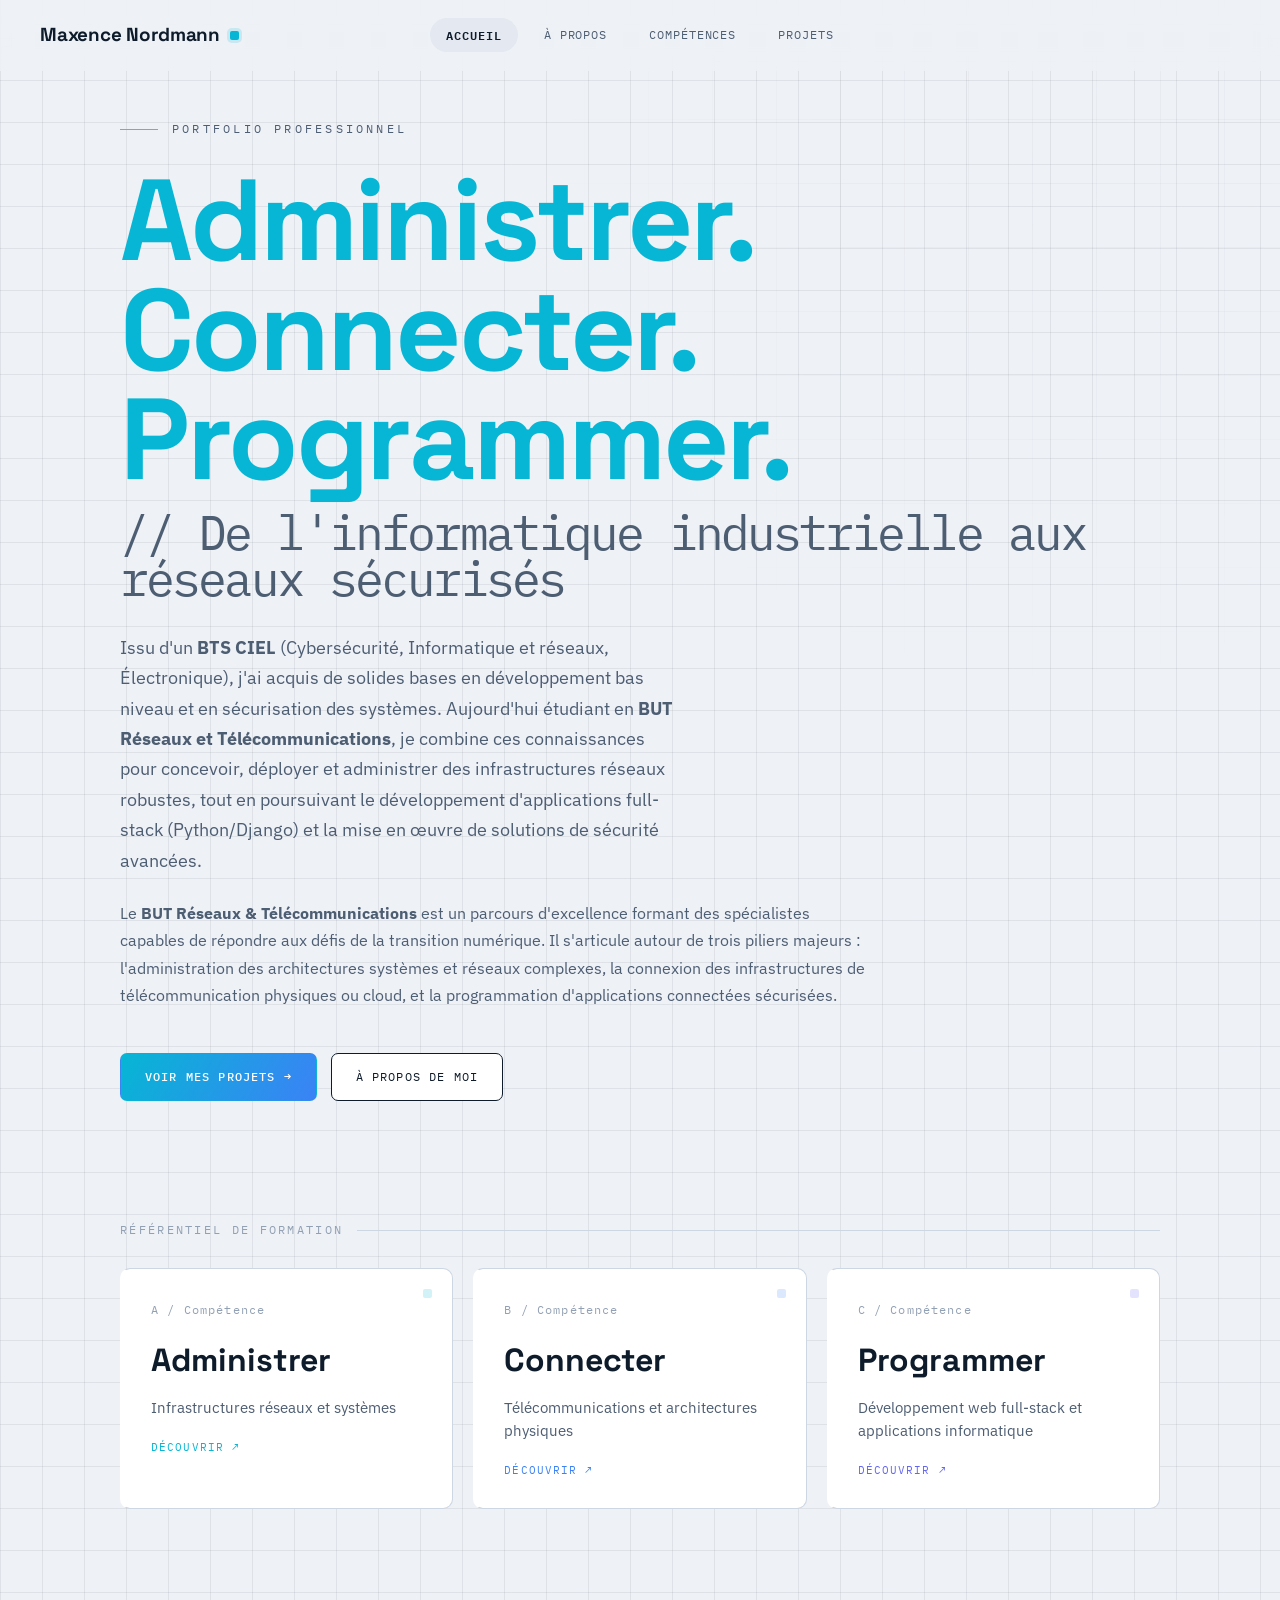
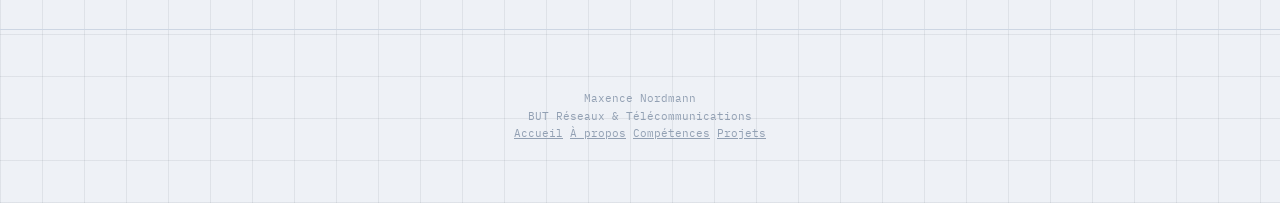
<file: index.html>
<!DOCTYPE html>
<html lang="fr">
<head>
<meta charset="UTF-8">
<meta name="viewport" content="width=device-width, initial-scale=1.0">
<title>Accueil — Portfolio BUT R&T</title>
<link rel="stylesheet" href="style.css">
</head>
<body>
<div id="page-transition"></div>
<div id="scan-line"></div>

<nav class="topnav">
  <a class="brand" href="index.html"><span data-profil-nom>Maxence Nordmann</span><span class="brand-dot"></span></a>
  <button class="nav-toggle">Menu</button>
  <div class="nav-links">
    <a href="index.html" class="active">Accueil</a>
    <a href="a-propos.html">À propos</a>
    <a href="competences.html">Compétences</a>
    <a href="projets.html">Projets</a>
  </div>
</nav>

<header class="home">
  <div class="heat-glow"></div>
  <div class="hero-net" aria-hidden="true"></div>
  <div class="wrap">
    <p class="eyebrow reveal" data-idx="0">Portfolio Professionnel</p>
    <h1 class="reveal" data-idx="1">
      <span class="l1"><span class="grad-rouge">Admin</span><span class="grad-orange">ist</span><span class="grad-jaune">rer.</span></span>
      <span class="l1">Connecter. Programmer.</span>
      <span class="l2">// De l'informatique industrielle aux réseaux sécurisés</span>
    </h1>
    
    <p class="lede reveal" data-idx="2" style="margin-bottom: 24px;">
      Issu d'un <strong>BTS CIEL</strong> (Cybersécurité, Informatique et réseaux, Électronique), j'ai acquis de solides bases en développement bas niveau et en sécurisation des systèmes. Aujourd'hui étudiant en <strong>BUT Réseaux et Télécommunications</strong>, je combine ces connaissances pour concevoir, déployer et administrer des infrastructures réseaux robustes, tout en poursuivant le développement d'applications full-stack (Python/Django) et la mise en œuvre de solutions de sécurité avancées.
    </p>
    
    <p class="lede reveal" data-idx="3" style="font-size: 1rem; color: var(--ink-dim); max-width: 750px;">
      Le <strong>BUT Réseaux & Télécommunications</strong> est un parcours d'excellence formant des spécialistes capables de répondre aux défis de la transition numérique. Il s'articule autour de trois piliers majeurs : l'administration des architectures systèmes et réseaux complexes, la connexion des infrastructures de télécommunication physiques ou cloud, et la programmation d'applications connectées sécurisées.
    </p>
    
    <div class="btn-row reveal" data-idx="4" style="margin-top: 30px;">
      <a href="projets.html" class="btn primary">Voir mes projets →</a>
      <a href="a-propos.html" class="btn">À propos de moi</a>
    </div>
  </div>
</header>

<section class="home-comps">
  <div class="wrap">
    <p class="section-label reveal" data-idx="5">Référentiel de formation</p>
    <div class="comp-cards" id="home-cards"></div>
  </div>
</section>

<footer>
  <div class="wrap footer-inner">
    <div>
      <div class="heat-bar"></div>
      <p class="f-name" data-profil-nom>Maxence Nordmann</p>
      <p class="f-sub" data-profil-formation>BUT Réseaux & Télécommunications</p>
    </div>
    <div class="f-links">
      <a href="index.html">Accueil</a>
      <a href="a-propos.html">À propos</a>
      <a href="competences.html">Compétences</a>
      <a href="projets.html">Projets</a>
    </div>
  </div>
</footer>

<script src="data.js"></script>
<script>
  // Cette fonction sera appelée proprement par main.js une fois que tout le site est chargé
  window.buildHomeCards = function() {
    const cards = document.getElementById('home-cards');
    if (cards && typeof COMPETENCES !== 'undefined') {
      cards.innerHTML = '';
      Object.values(COMPETENCES).forEach((c, i) => {
        const a = document.createElement('a');
        a.className = 'comp-card reveal'; 
        a.href = 'competences.html#' + c.cle; 
        a.dataset.c = c.cle;
        a.dataset.idx = i + 5; // Suite des index d'apparition pour le rythme lent
        a.innerHTML = `
          <div class="cc-glow"></div>
          <div class="cc-num">${c.lettre} / Compétence</div>
          <div class="cc-title">${c.nom}</div>
          <div class="cc-sub">${c.sousTitre}</div>
          <span class="cc-link">Découvrir <span class="arrow">↗</span></span>`;
        cards.appendChild(a);
      });
    }
    // On lance l'observation des animations
    if (typeof window.observeReveals === 'function') {
      window.observeReveals();
    }
  };
</script>
<script src="main.js"></script>
</body>
</html>
</file>
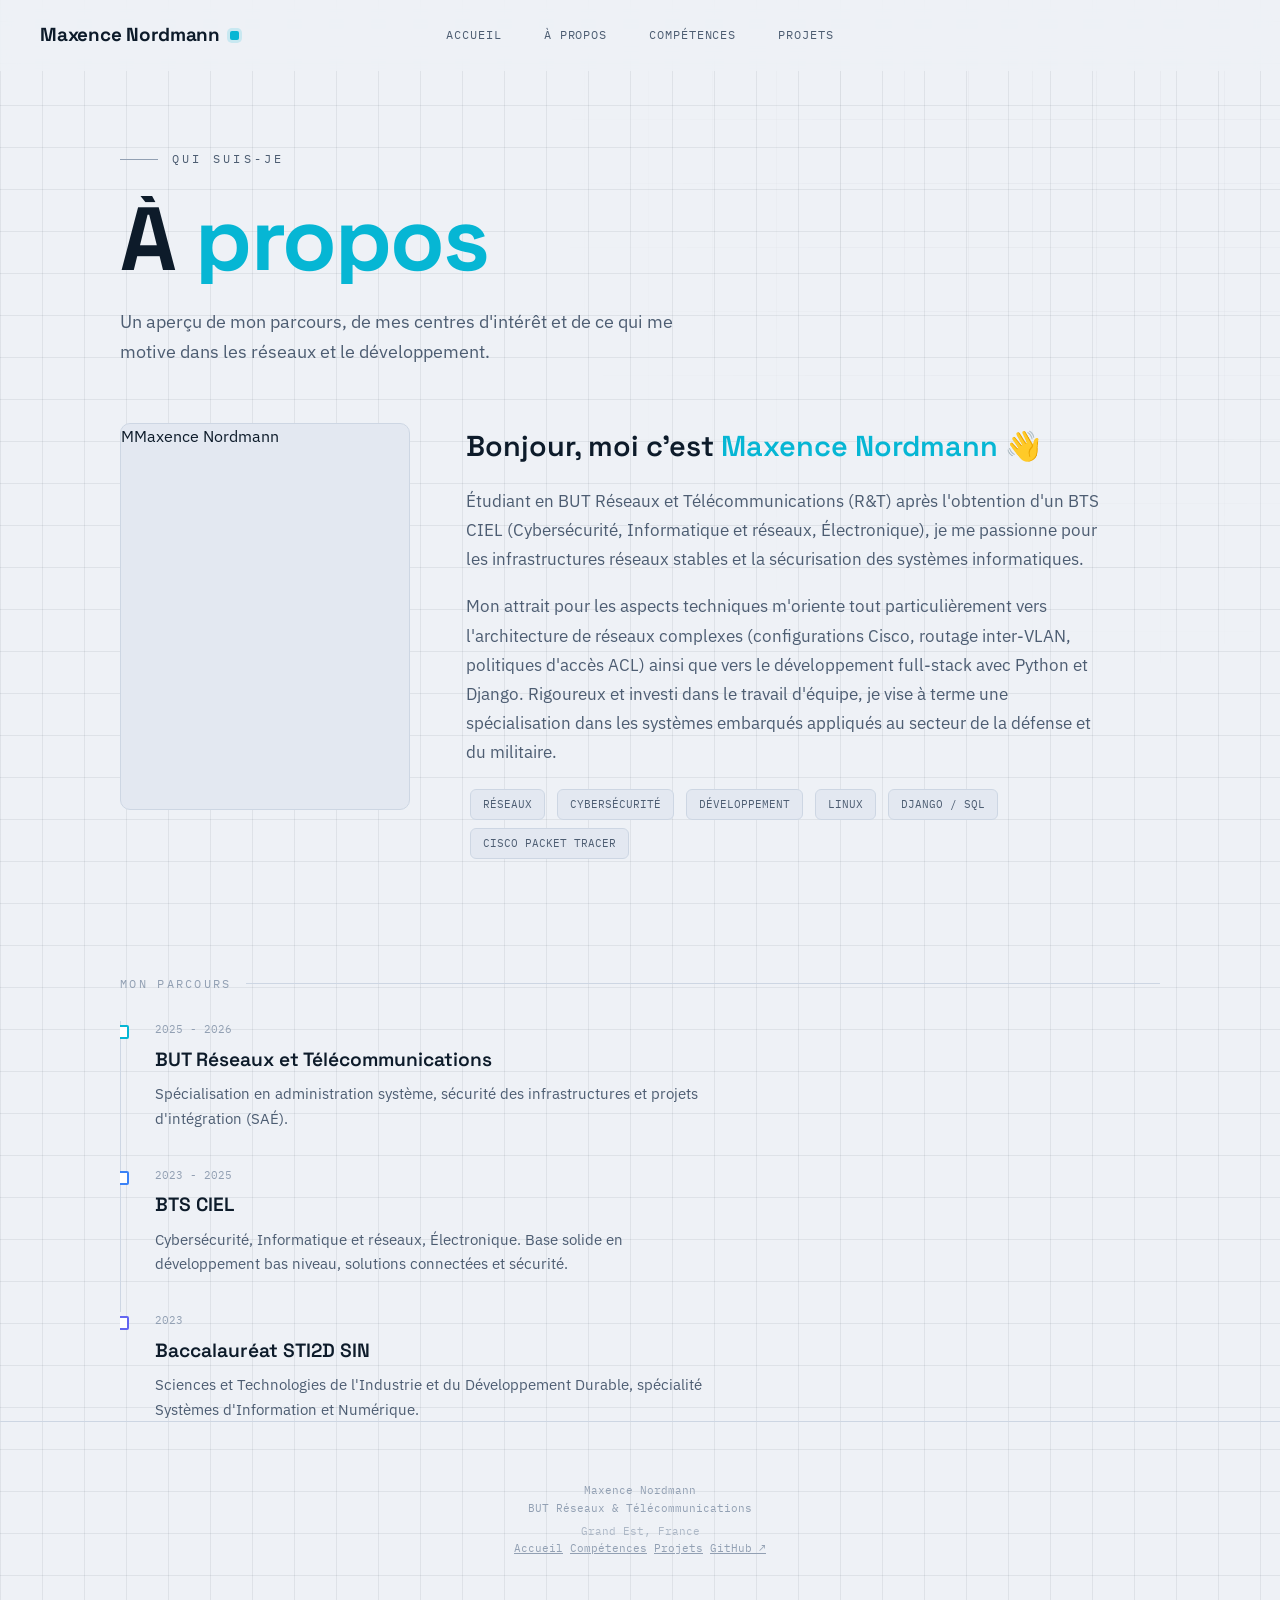
<file: a-propos.html>
<!DOCTYPE html>
<html lang="fr">
<head>
<meta charset="UTF-8">
<meta name="viewport" content="width=device-width, initial-scale=1.0">
<title>À propos — Portfolio BUT R&T</title>
<link rel="stylesheet" href="style.css">
</head>
<body>
<div id="page-transition"></div>
<div id="scan-line"></div>

<nav class="topnav">
  <a class="brand" href="index.html"><span data-profil-nom>Maxence Nordmann</span><span class="brand-dot"></span></a>
  <button class="nav-toggle">Menu</button>
  <div class="nav-links">
    <a href="index.html">Accueil</a>
    <a href="a-propos.html">À propos</a>
    <a href="competences.html">Compétences</a>
    <a href="projets.html">Projets</a>
  </div>
</nav>

<div class="page-head">
  <div class="heat-glow"></div>
  <div class="wrap">
    <p class="eyebrow reveal">Qui suis-je</p>
    <h1 class="page-title reveal">À <span class="grad-orange">propos</span></h1>
    <p class="page-intro reveal">Un aperçu de mon parcours, de mes centres d'intérêt et de ce qui me motive dans les réseaux et le développement.</p>
  </div>
</div>

<main>
  <div class="wrap">
    <div class="about-grid">
      <div class="portrait reveal">
        <div class="ph"><span class="big" data-profil-initiale>M</span><span>Maxence Nordmann</span></div>
      </div>
      <div class="about-body reveal">
        <h2>Bonjour, moi c'est <span data-profil-nom>Maxence Nordmann</span> 👋</h2>
        <p>Étudiant en BUT Réseaux et Télécommunications (R&T) après l'obtention d'un BTS CIEL (Cybersécurité, Informatique et réseaux, Électronique), je me passionne pour les infrastructures réseaux stables et la sécurisation des systèmes informatiques.</p>
        <p>Mon attrait pour les aspects techniques m'oriente tout particulièrement vers l'architecture de réseaux complexes (configurations Cisco, routage inter-VLAN, politiques d'accès ACL) ainsi que vers le développement full-stack avec Python et Django. Rigoureux et investi dans le travail d'équipe, je vise à terme une spécialisation dans les systèmes embarqués appliqués au secteur de la défense et du militaire.</p>
        <div class="tags-row">
          <span class="tag">Réseaux</span>
          <span class="tag">Cybersécurité</span>
          <span class="tag">Développement</span>
          <span class="tag">Linux</span>
          <span class="tag">Django / SQL</span>
          <span class="tag">Cisco Packet Tracer</span>
        </div>
      </div>
    </div>

    <div class="timeline">
      <p class="section-label reveal">Mon parcours</p>
      <div id="timeline-list"></div>
    </div>
  </div>
</main>

<footer>
  <div class="wrap footer-inner">
    <div>
      <div class="heat-bar"></div>
      <p class="f-name" data-profil-nom>Maxence Nordmann</p>
      <p class="f-sub" data-profil-formation>BUT Réseaux & Télécommunications</p>
      <p class="f-sub" style="opacity: 0.7; margin-top: 5px;"> Grand Est, France</p>
    </div>
    <div class="f-links">
      <a href="index.html">Accueil</a>
      <a href="competences.html">Compétences</a>
      <a href="projets.html">Projets</a>
      <a href="https://github.com/MN-n580" target="_blank" rel="noopener" style="display: inline-flex; align-items: center; gap: 5px;">
        GitHub ↗
      </a>
    </div>
  </div>
</footer>

<script src="data.js"></script>
<script src="main.js"></script>
<script>
  document.addEventListener('DOMContentLoaded', () => {
    const tl = document.getElementById('timeline-list');
    if (tl && typeof PARCOURS !== 'undefined') {
      PARCOURS.forEach((p, i) => {
        const d = document.createElement('div');
        d.className = 'tl-item reveal'; 
        d.dataset.idx = i % 6;
        d.innerHTML = `
          <div class="tl-date">${p.date}</div>
          <div class="tl-title">${p.titre}</div>
          <div class="tl-desc">${p.desc}</div>`;
        tl.appendChild(d);
      });
    }
    if (typeof observeReveals === 'function') {
      observeReveals();
    }
  });
</script>
</body>
</html>
</file>
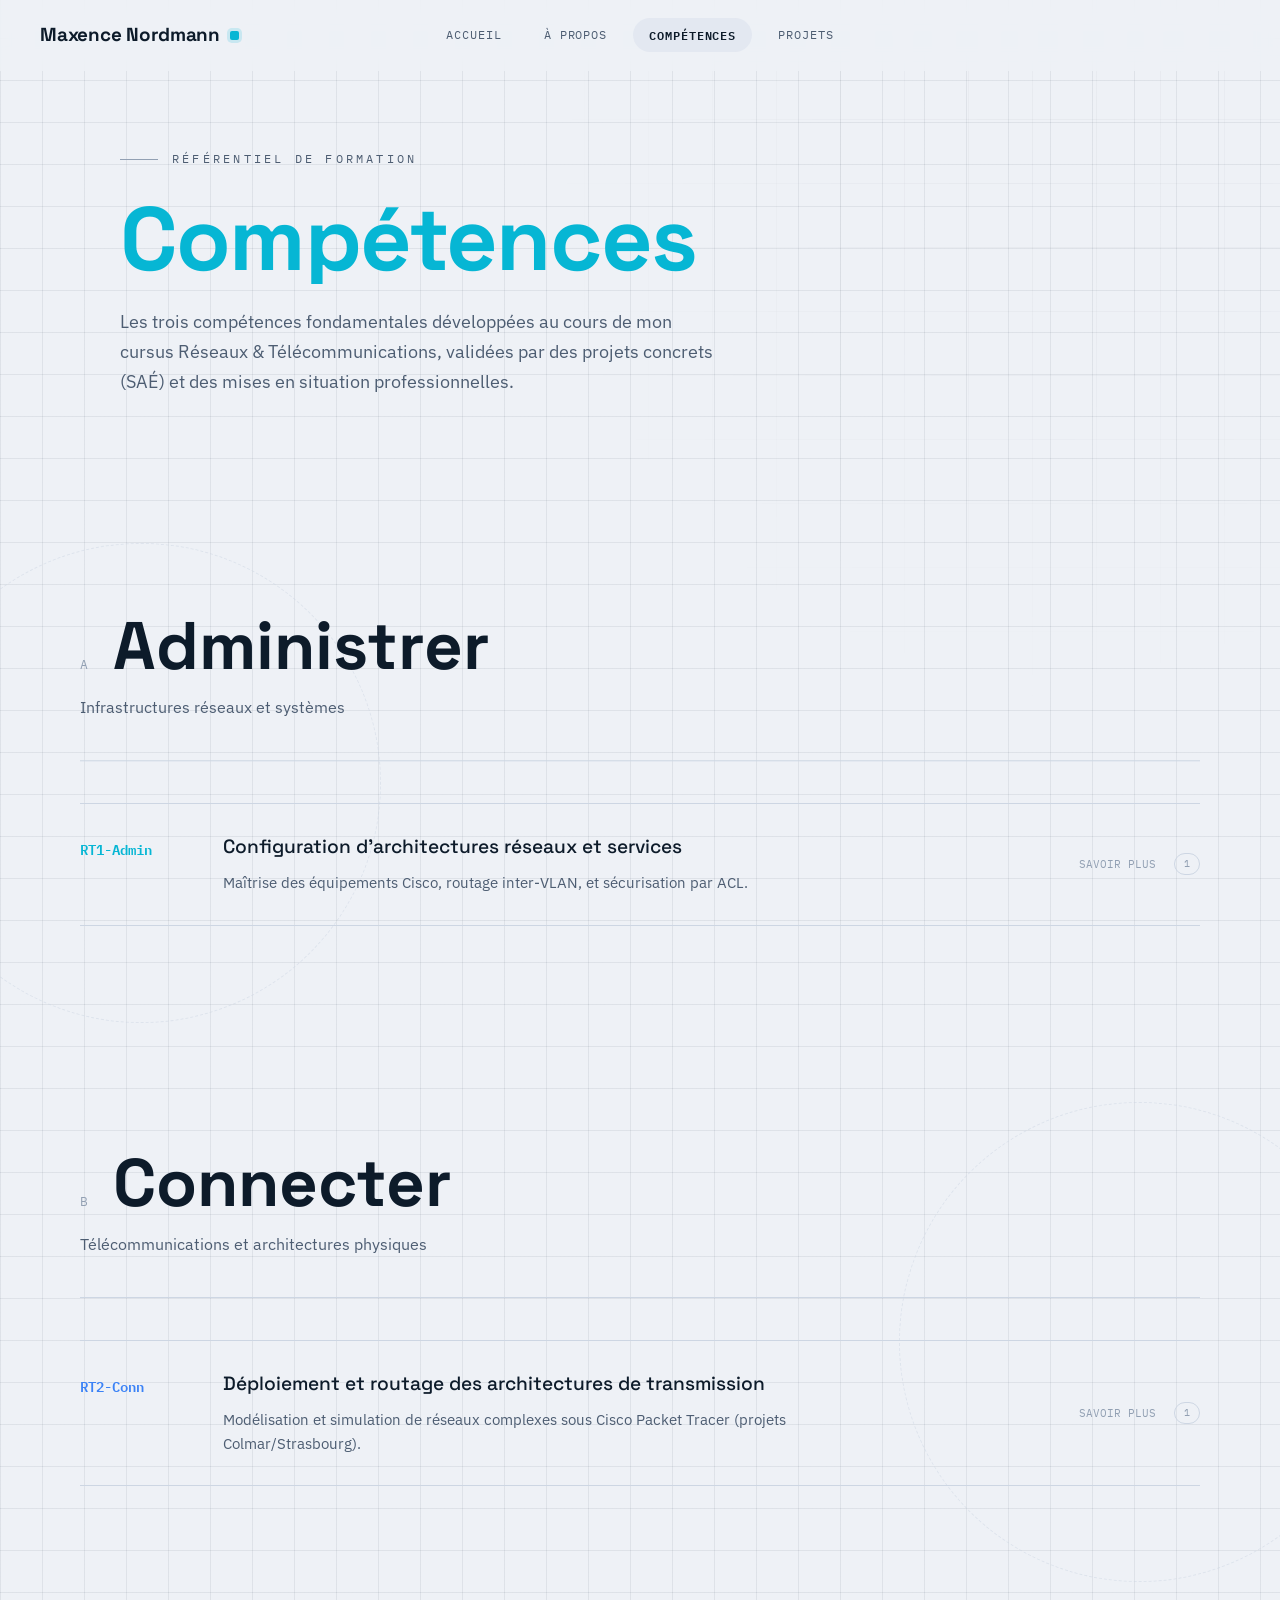
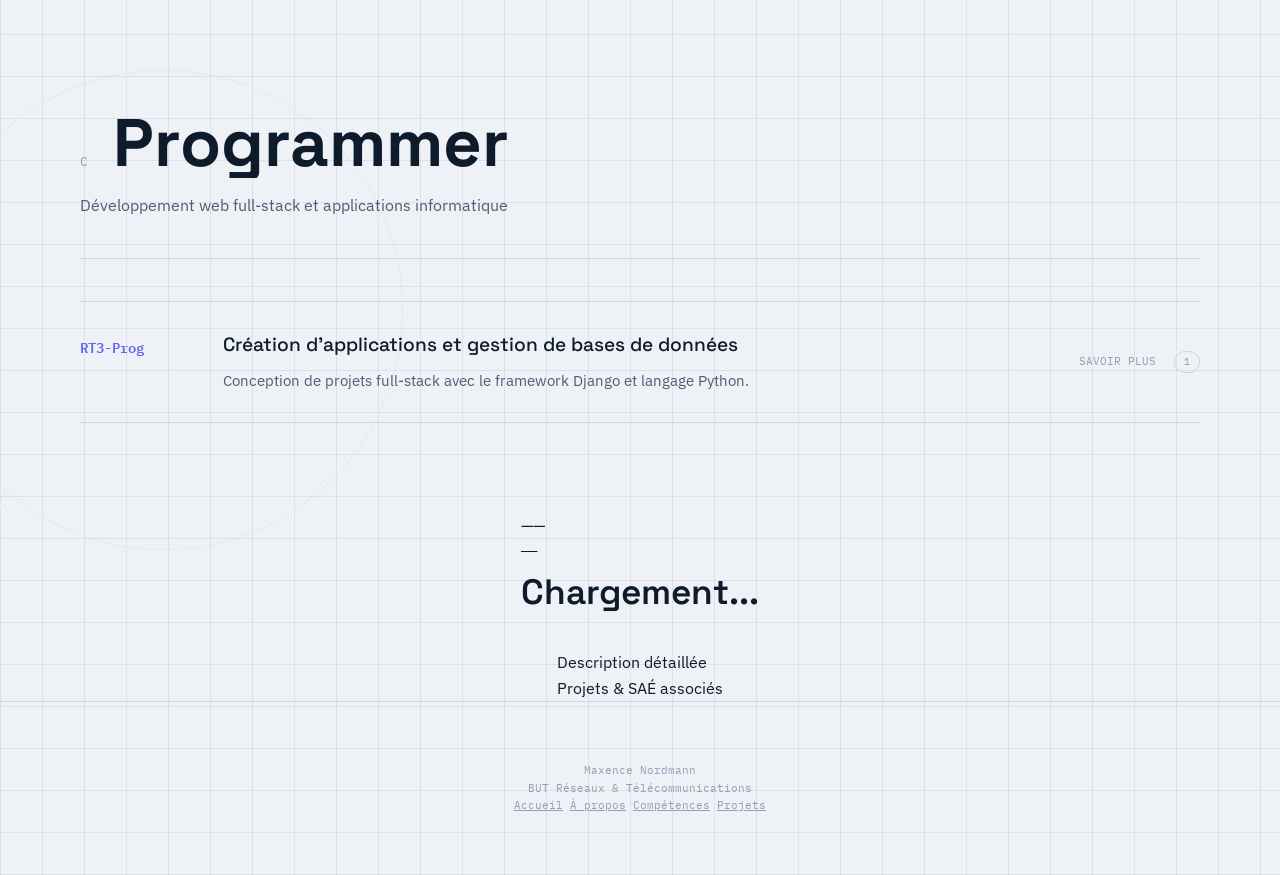
<file: competences.html>
<!DOCTYPE html>
<html lang="fr">
<head>
<meta charset="UTF-8">
<meta name="viewport" content="width=device-width, initial-scale=1.0">
<title>Compétences — Portfolio BUT R&T</title>
<link rel="stylesheet" href="style.css">
</head>
<body>
<div id="page-transition"></div>
<div id="scan-line"></div>

<nav class="topnav">
  <a class="brand" href="index.html"><span data-profil-nom>Maxence Nordmann</span><span class="brand-dot"></span></a>
  <button class="nav-toggle">Menu</button>
  <div class="nav-links">
    <a href="index.html">Accueil</a>
    <a href="a-propos.html">À propos</a>
    <a href="competences.html" class="active">Compétences</a>
    <a href="projets.html">Projets</a>
  </div>
</nav>

<div class="page-head">
  <div class="heat-glow"></div>
  <div class="wrap">
    <p class="eyebrow reveal">Référentiel de formation</p>
    <h1 class="page-title reveal"><span class="grad-rouge">Comp</span><span class="grad-orange">é</span><span class="grad-jaune">tences</span></h1>
    <p class="page-intro reveal">Les trois compétences fondamentales développées au cours de mon cursus Réseaux & Télécommunications, validées par des projets concrets (SAÉ) et des mises en situation professionnelles.</p>
  </div>
</div>

<main id="competences-root"></main>

<div id="modal-container">
  <div class="modal-overlay" id="modal-overlay"></div>
  <div class="modal-box" id="modal-box">
    <button class="modal-close" id="modal-close" aria-label="Fermer la fenêtre">
      <span class="close-line c-l1"></span>
      <span class="close-line c-l2"></span>
    </button>
    <div class="modal-glow" id="m-glow"></div>
    <div class="modal-scroll" id="m-scroll-container">
      <div class="modal-head">
        <span class="m-comp-tag" id="m-comp">——</span>
        <div class="m-title-row">
          <span class="m-code" id="m-code">——</span>
          <h2 class="m-statement" id="m-statement">Chargement...</h2>
        </div>
      </div>
      <div class="modal-body">
        <div class="m-section" id="ancre-texte">
          <p class="m-label">Description détaillée</p>
          <div class="m-desc-content" id="m-desc"></div>
        </div>
        <div class="m-section">
          <p class="m-label">Projets & SAÉ associés</p>
          <div class="m-projects-list" id="m-projects"></div>
        </div>
      </div>
    </div>
  </div>
</div>

<footer>
  <div class="wrap footer-inner">
    <div>
      <div class="heat-bar"></div>
      <p class="f-name" data-profil-nom>Maxence Nordmann</p>
      <p class="f-sub" data-profil-formation>BUT Réseaux & Télécommunications</p>
    </div>
    <div class="f-links">
      <a href="index.html">Accueil</a>
      <a href="a-propos.html">À propos</a>
      <a href="competences.html">Compétences</a>
      <a href="projets.html">Projets</a>
    </div>
  </div>
</footer>

<script src="data.js"></script>
<script src="main.js"></script>
<script>
document.addEventListener('DOMContentLoaded', () => {
  const root = document.getElementById('competences-root');
  if (!root || typeof COMPETENCES === 'undefined') return;

  const compNomComplet = {
    a: "Administrer les infrastructures réseaux et les systèmes",
    b: "Connecter les entreprises et les usagers",
    c: "Programmer des applications et gérer des bases de données"
  };

  const descriptionsDetaillees = {
    a: [
      "Maîtrise complète de la configuration et de la maintenance des architectures réseaux LAN et WAN. Gestion opérationnelle des équipements actifs à travers la mise en place de commutateurs et de routeurs Cisco.",
      "Mise en œuvre du routage dynamique, du routage inter-VLAN et renforcement de la sécurité des infrastructures réseaux via le déploiement de listes de contrôle d'accès (ACL) standards et étendues.",
      "Administration courante et sécurisation des systèmes d'exploitation, notamment sous Linux, indispensables au bon fonctionnement des services d'entreprise."
    ],
    b: [
      "Conception, dimensionnement et déploiement d'architectures de transmission et de télécommunications pour interconnecter les usagers et les infrastructures multisites.",
      "Utilisation avancée d'outils de simulation et de maquettage comme Cisco Packet Tracer pour valider les interconnexions complexes, à l'image des maquettes d'études de réseaux de télécommunications régionaux.",
      "Analyse des supports de transmission physiques et des protocoles de routage associés pour assurer une haute disponibilité et une qualité de service optimale."
    ],
    c: [
      "Développement d'applications informatiques robustes et structurées, avec une forte expertise acquise sur le langage Python et le framework back-end Django.",
      "Modélisation complète, conception et manipulation de bases de données relationnelles complexes à l'aide de requêtes SQL et d'outils de gestion de données (MySQL, Microsoft Access).",
      "Gestion complète du cycle de vie d'un projet de développement : depuis la création des schémas relationnels jusqu'à la mise en place d'interfaces utilisateurs dynamiques et de l'exportation sécurisée de structures de données."
    ]
  };

  // Génération des cartes
  Object.values(COMPETENCES).forEach(c => {
    const sec = document.createElement('section');
    sec.className = 'comp wrap';
    sec.id = c.cle;
    sec.dataset.c = c.cle;

    sec.innerHTML = `
      <div class="sec-glow"></div>
      <div class="comp-head reveal">
        <span class="comp-num">${c.lettre}</span>
        <h2 class="comp-title">${c.nom}</h2>
      </div>
      <span class="comp-sub reveal">${c.sousTitre}</span>
      <div class="comp-rule reveal"></div>
      <div class="ce-list" id="list-${c.cle}"></div>
    `;

    const list = sec.querySelector(`#list-${c.cle}`);
    
    c.items.forEach((it, idx) => {
      const art = document.createElement('article');
      art.className = 'ce reveal';
      
      const projs = typeof PROJETS !== 'undefined' ? PROJETS.filter(p => p.ce.includes(it.code)) : [];
      
      art.innerHTML = `
        <div class="ce-code">${it.code}</div>
        <div class="ce-main">
          <h3 class="ce-statement">${it.statement}</h3>
          <p class="ce-preview">${it.desc && it.desc[0] ? it.desc[0] : ''}</p>
        </div>
        <div class="ce-cta">Savoir plus ${projs.length ? `<span class="ce-count">${projs.length}</span>` : ''}</div>
      `;
      
      art.addEventListener('click', () => openCE(c.cle, idx));
      list.appendChild(art);
    });
    
    root.appendChild(sec);
  });

  // Sécurité anti-crash
  let M;
  if (typeof setupModal === 'function') {
    M = setupModal();
  } else {
    const container = document.getElementById('modal-container');
    const overlay = document.getElementById('modal-overlay');
    const closeBtn = document.getElementById('modal-close');
    
    const openFallback = () => {
      container.classList.add('active');
      container.style.display = 'block';
      container.style.opacity = '1';
      container.style.pointerEvents = 'auto';
    };
    const closeFallback = () => {
      container.classList.remove('active');
      container.style.display = 'none';
      container.style.opacity = '0';
      container.style.pointerEvents = 'none';
      window.location.hash = ''; // Nettoie l'ancre à la fermeture
    };
    
    if(overlay) overlay.addEventListener('click', closeFallback);
    if(closeBtn) closeBtn.addEventListener('click', closeFallback);
    M = { open: openFallback, close: closeFallback };
  }

  function openCE(key, idx) {
    const c = COMPETENCES[key];
    const it = c.items[idx];
    const projs = typeof PROJETS !== 'undefined' ? PROJETS.filter(p => p.ce.includes(it.code)) : [];
    
    document.getElementById('m-comp').textContent = compNomComplet[key] || (c.nom + " — " + c.sousTitre);
    document.getElementById('m-code').textContent = it.code;
    document.getElementById('m-statement').textContent = it.statement;
    
    const descWrap = document.getElementById('m-desc');
    const paragraphesText = descriptionsDetaillees[key];

    if (paragraphesText && paragraphesText.length) {
      descWrap.innerHTML = paragraphesText.map(p => `<p>${p}</p>`).join('');
    } else {
      descWrap.innerHTML = `<p class="proj-desc" style="opacity: .6; font-style: italic;">Aucune description détaillée disponible.</p>`;
    }
    
    const projectsWrap = document.getElementById('m-projects');
    if (projs.length) {
      projectsWrap.innerHTML = projs.map(p => `
        <div class="proj">
          <div class="proj-title">
            ${p.titre}
            ${p.lien ? ` <a href="${p.lien}" target="_blank" rel="noopener">Voir le projet ↗</a>` : ''}
          </div>
          <p class="proj-desc">${p.resume}</p>
          <div class="proj-tags">
            ${p.tags.map(t => `<span class="proj-tag">${t}</span>`).join('')}
          </div>
        </div>
      `).join('');
    } else {
      projectsWrap.innerHTML = `<p class="proj-desc" style="opacity: .5; padding: 8px 0; font-style: italic;">Aucun projet associé configuré.</p>`;
    }
    
    // Étape 1 : Ouvrir la modale graphiquement
    M.open(key);

    // Étape 2 : Forcer l'ancre HTML directement dans l'URL pour obliger le navigateur à sauter dessus
    setTimeout(() => {
      window.location.hash = 'ancre-texte';
    }, 100); 
  }

  // Nettoyage de l'ancre si fermeture standard par bouton ou échap
  const closeBtn = document.getElementById('modal-close');
  if(closeBtn) {
    closeBtn.addEventListener('click', () => { window.location.hash = ''; });
  }
  const overlay = document.getElementById('modal-overlay');
  if(overlay) {
    overlay.addEventListener('click', () => { window.location.hash = ''; });
  }

  if (typeof observeReveals === 'function') {
    observeReveals();
  }
});
</script>
</body>
</html>
</file>
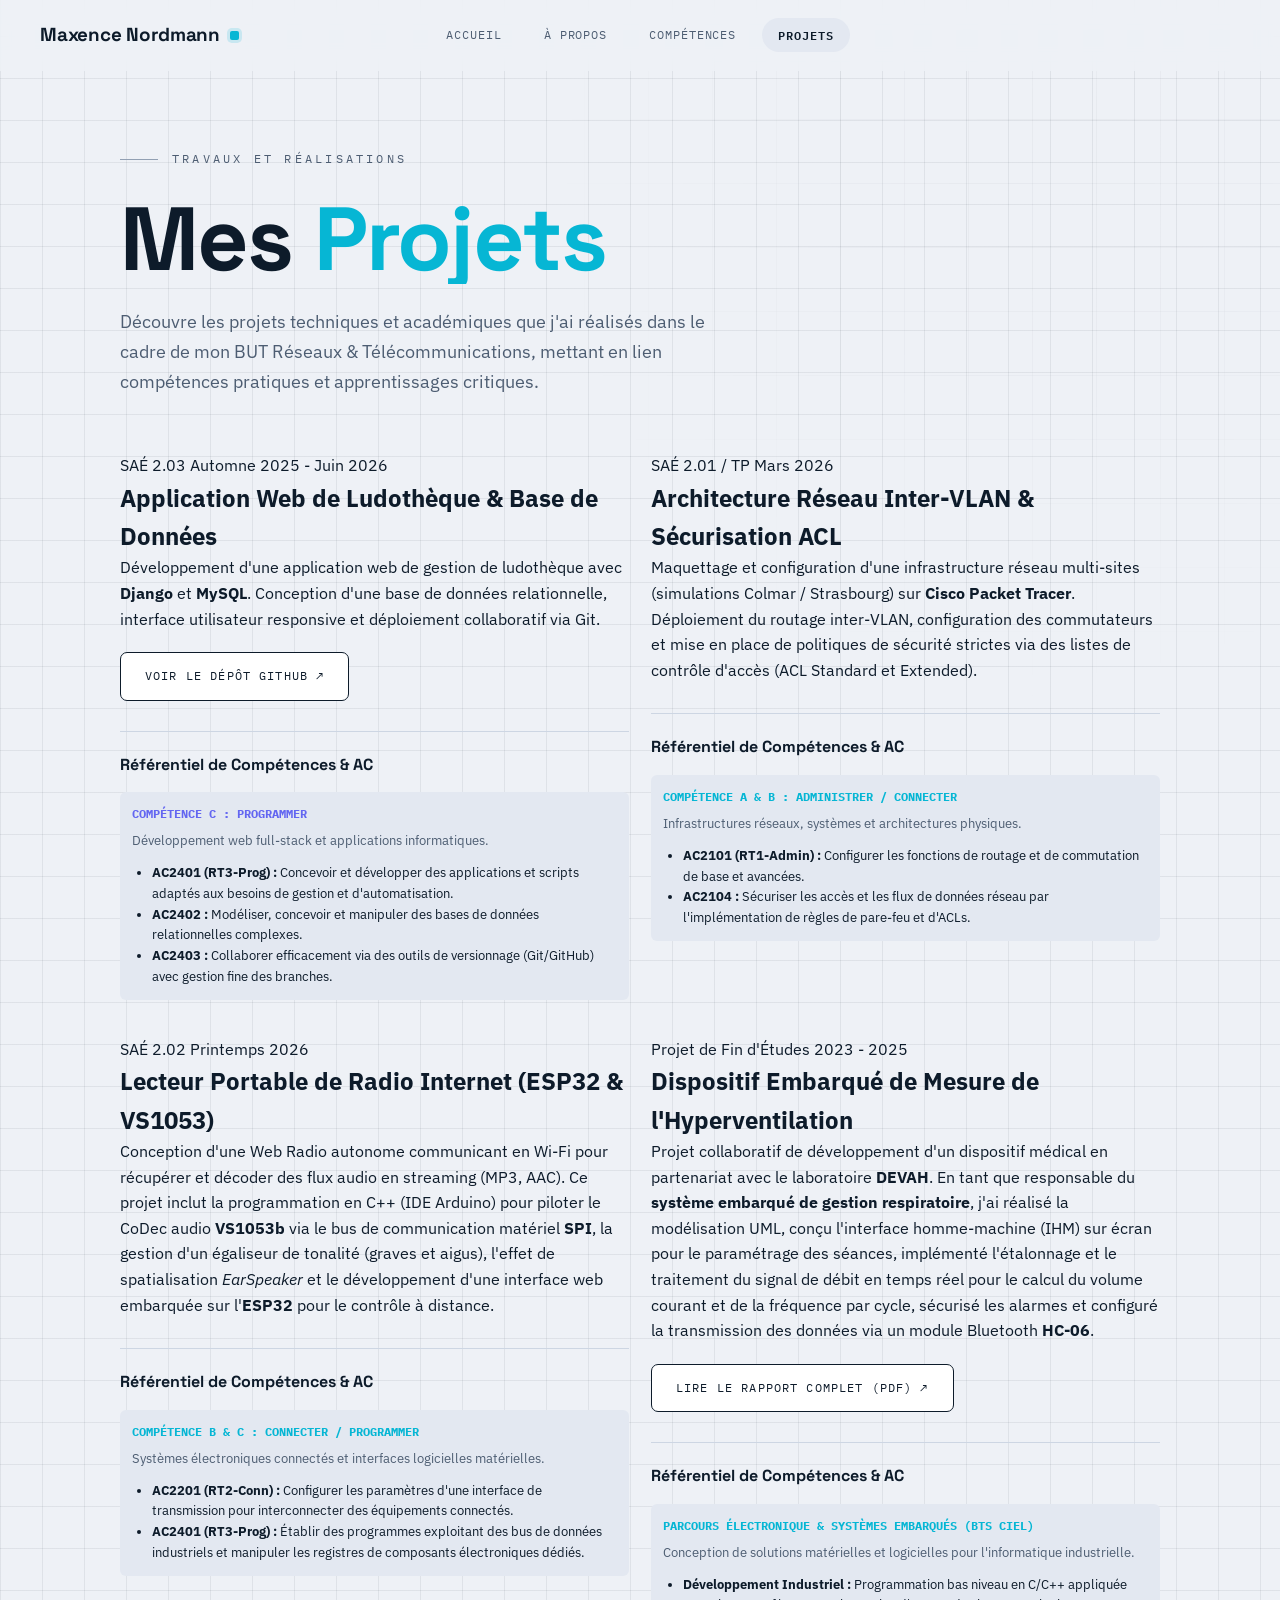
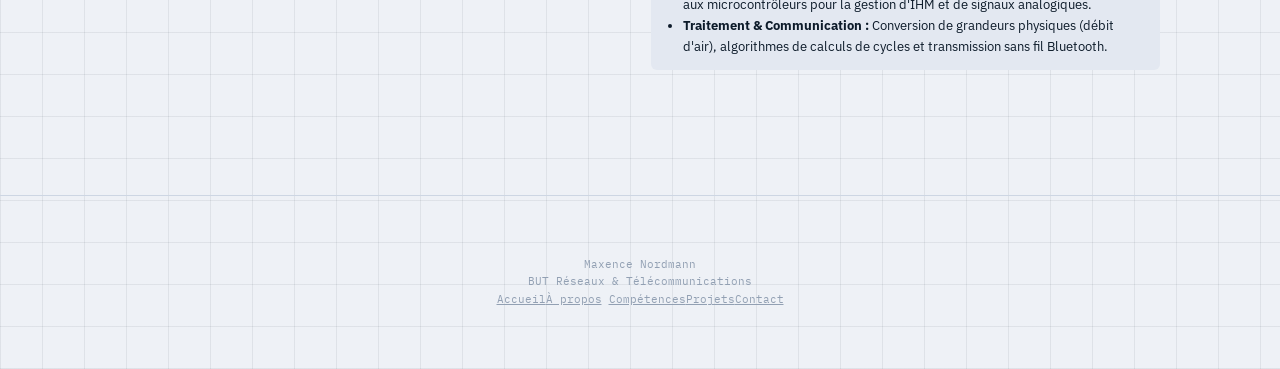
<file: projets.html>
<!DOCTYPE html>
<html lang="fr">
<head>
  <meta charset="UTF-8">
  <meta name="viewport" content="width=device-width, initial-scale=1.0">
  <title>Projets — Portfolio BUT R&T</title>
  <link rel="stylesheet" href="style.css">
</head>
<body>
  <div id="page-transition"></div>
  <div id="scan-line"></div>

  <nav class="topnav">
    <a class="brand" href="index.html"><span data-profil-nom>Maxence Nordmann</span><span class="brand-dot"></span></a>
    <button class="nav-toggle">Menu</button>
    <div class="nav-links">
      <a href="index.html">Accueil</a>
      <a href="a-propos.html">À propos</a>
      <a href="competences.html">Compétences</a>
      <a href="projets.html" class="active">Projets</a>
    </div>
  </nav>

  <div class="page-head">
    <div class="heat-glow"></div>
    <div class="wrap">
      <p class="eyebrow reveal">Travaux et Réalisations</p>
      <h1 class="page-title reveal">Mes <span class="grad-rouge">Projets</span></h1>
      <p class="page-intro reveal">Découvre les projets techniques et académiques que j'ai réalisés dans le cadre de mon BUT Réseaux & Télécommunications, mettant en lien compétences pratiques et apprentissages critiques.</p>
    </div>
  </div>

  <main class="wrap" style="padding-bottom: 80px;">
    <div class="project-grid">

      <!-- Projet 1 : SAÉ 2.03 -->
      <article class="project-card reveal" data-idx="0">
        <div class="project-header">
          <span class="project-tag">SAÉ 2.03</span>
          <span class="project-date">Automne 2025 - Juin 2026</span>
        </div>
        <h2 class="project-title">Application Web de Ludothèque & Base de Données</h2>
        <p class="project-description">
          Développement d'une application web de gestion de ludothèque avec <strong>Django</strong> et <strong>MySQL</strong>. Conception d'une base de données relationnelle, interface utilisateur responsive et déploiement collaboratif via Git.
        </p>
        <div class="project-links" style="margin: 20px 0;">
          <a href="https://github.com/debenji68/SAE-2.03" target="_blank" rel="noopener" class="btn">
            Voir le dépôt GitHub ↗
          </a>
        </div>
        <div class="project-skills-block" style="margin-top: 30px; border-top: 1px solid var(--line); padding-top: 20px;">
          <h3 style="font-family: var(--display); font-size: 16px; margin-bottom: 15px; color: var(--ink);">
            <span class="grad-orange">Référentiel de Compétences & AC</span>
          </h3>
          <div class="skills-framework">
            <div class="skill-target" style="margin-bottom: 15px; padding: 12px; background: var(--bg-soft); border-radius: 6px;">
              <strong style="color: var(--jaune); font-family: var(--mono); font-size: 12px; display: block; margin-bottom: 4px;">
                COMPÉTENCE C : PROGRAMMER
              </strong>
              <span style="font-size: 13px; color: var(--ink-dim);">Développement web full-stack et applications informatiques.</span>
              <ul style="margin-top: 10px; padding-left: 20px; font-size: 13px; color: var(--ink); line-height: 1.6;">
                <li><strong>AC2401 (RT3-Prog) :</strong> Concevoir et développer des applications et scripts adaptés aux besoins de gestion et d'automatisation.</li>
                <li><strong>AC2402 :</strong> Modéliser, concevoir et manipuler des bases de données relationnelles complexes.</li>
                <li><strong>AC2403 :</strong> Collaborer efficacement via des outils de versionnage (Git/GitHub) avec gestion fine des branches.</li>
              </ul>
            </div>
          </div>
        </div>
      </article>

      <!-- Projet 2 : Réseau Inter-VLAN -->
      <article class="project-card reveal" data-idx="1">
        <div class="project-header">
          <span class="project-tag">SAÉ 2.01 / TP</span>
          <span class="project-date">Mars 2026</span>
        </div>
        <h2 class="project-title">Architecture Réseau Inter-VLAN & Sécurisation ACL</h2>
        <p class="project-description">
          Maquettage et configuration d'une infrastructure réseau multi-sites (simulations Colmar / Strasbourg) sur <strong>Cisco Packet Tracer</strong>. Déploiement du routage inter-VLAN, configuration des commutateurs et mise en place de politiques de sécurité strictes via des listes de contrôle d'accès (ACL Standard et Extended).
        </p>
        <div class="project-skills-block" style="margin-top: 30px; border-top: 1px solid var(--line); padding-top: 20px;">
          <h3 style="font-family: var(--display); font-size: 16px; margin-bottom: 15px; color: var(--ink);">
            <span class="grad-orange">Référentiel de Compétences & AC</span>
          </h3>
          <div class="skills-framework">
            <div class="skill-target" style="margin-bottom: 15px; padding: 12px; background: var(--bg-soft); border-radius: 6px;">
              <strong style="color: var(--rouge); font-family: var(--mono); font-size: 12px; display: block; margin-bottom: 4px;">
                COMPÉTENCE A & B : ADMINISTRER / CONNECTER
              </strong>
              <span style="font-size: 13px; color: var(--ink-dim);">Infrastructures réseaux, systèmes et architectures physiques.</span>
              <ul style="margin-top: 10px; padding-left: 20px; font-size: 13px; color: var(--ink); line-height: 1.6;">
                <li><strong>AC2101 (RT1-Admin) :</strong> Configurer les fonctions de routage et de commutation de base et avancées.</li>
                <li><strong>AC2104 :</strong> Sécuriser les accès et les flux de données réseau par l'implémentation de règles de pare-feu et d'ACLs.</li>
              </ul>
            </div>
          </div>
        </div>
      </article>

      <!-- Projet 3 : Web Radio ESP32 -->
      <article class="project-card reveal" data-idx="2">
        <div class="project-header">
          <span class="project-tag">SAÉ 2.02</span>
          <span class="project-date">Printemps 2026</span>
        </div>
        <h2 class="project-title">Lecteur Portable de Radio Internet (ESP32 & VS1053)</h2>
        <p class="project-description">
          Conception d'une Web Radio autonome communicant en Wi-Fi pour récupérer et décoder des flux audio en streaming (MP3, AAC). Ce projet inclut la programmation en C++ (IDE Arduino) pour piloter le CoDec audio <strong>VS1053b</strong> via le bus de communication matériel <strong>SPI</strong>, la gestion d'un égaliseur de tonalité (graves et aigus), l'effet de spatialisation <em>EarSpeaker</em> et le développement d'une interface web embarquée sur l'<strong>ESP32</strong> pour le contrôle à distance.
        </p>
        <div class="project-skills-block" style="margin-top: 30px; border-top: 1px solid var(--line); padding-top: 20px;">
          <h3 style="font-family: var(--display); font-size: 16px; margin-bottom: 15px; color: var(--ink);">
            <span class="grad-orange">Référentiel de Compétences & AC</span>
          </h3>
          <div class="skills-framework">
            <div class="skill-target" style="margin-bottom: 15px; padding: 12px; background: var(--bg-soft); border-radius: 6px;">
              <strong style="color: var(--rouge); font-family: var(--mono); font-size: 12px; display: block; margin-bottom: 4px;">
                COMPÉTENCE B & C : CONNECTER / PROGRAMMER
              </strong>
              <span style="font-size: 13px; color: var(--ink-dim);">Systèmes électroniques connectés et interfaces logicielles matérielles.</span>
              <ul style="margin-top: 10px; padding-left: 20px; font-size: 13px; color: var(--ink); line-height: 1.6;">
                <li><strong>AC2201 (RT2-Conn) :</strong> Configurer les paramètres d'une interface de transmission pour interconnecter des équipements connectés.</li>
                <li><strong>AC2401 (RT3-Prog) :</strong> Établir des programmes exploitant des bus de données industriels et manipuler les registres de composants électroniques dédiés.</li>
              </ul>
            </div>
          </div>
        </div>
      </article>

      <!-- Projet 4 : Dispositif Hyperventilation -->
      <article class="project-card reveal" data-idx="3">
        <div class="project-header">
          <span class="project-tag">Projet de Fin d'Études</span>
          <span class="project-date">2023 - 2025</span>
        </div>
        <h2 class="project-title">Dispositif Embarqué de Mesure de l'Hyperventilation</h2>
        <p class="project-description">
          Projet collaboratif de développement d'un dispositif médical en partenariat avec le laboratoire <strong>DEVAH</strong>. En tant que responsable du <strong>système embarqué de gestion respiratoire</strong>, j'ai réalisé la modélisation UML, conçu l'interface homme-machine (IHM) sur écran pour le paramétrage des séances, implémenté l'étalonnage et le traitement du signal de débit en temps réel pour le calcul du volume courant et de la fréquence par cycle, sécurisé les alarmes et configuré la transmission des données via un module Bluetooth <strong>HC-06</strong>.
        </p>
        <div class="project-links" style="margin: 20px 0;">
          <a href="Copie de Rapport de projet HYPERVENTILATION.docx.pdf" target="_blank" rel="noopener" class="btn">
            Lire le rapport complet (PDF) ↗
          </a>
        </div>
        <div class="project-skills-block" style="margin-top: 30px; border-top: 1px solid var(--line); padding-top: 20px;">
          <h3 style="font-family: var(--display); font-size: 16px; margin-bottom: 15px; color: var(--ink);">
            <span class="grad-orange">Référentiel de Compétences & AC</span>
          </h3>
          <div class="skills-framework">
            <div class="skill-target" style="margin-bottom: 15px; padding: 12px; background: var(--bg-soft); border-radius: 6px;">
              <strong style="color: var(--rouge); font-family: var(--mono); font-size: 12px; display: block; margin-bottom: 4px;">
                PARCOURS ÉLECTRONIQUE & SYSTÈMES EMBARQUÉS (BTS CIEL)
              </strong>
              <span style="font-size: 13px; color: var(--ink-dim);">Conception de solutions matérielles et logicielles pour l'informatique industrielle.</span>
              <ul style="margin-top: 10px; padding-left: 20px; font-size: 13px; color: var(--ink); line-height: 1.6;">
                <li><strong>Développement Industriel :</strong> Programmation bas niveau en C/C++ appliquée aux microcontrôleurs pour la gestion d'IHM et de signaux analogiques.</li>
                <li><strong>Traitement & Communication :</strong> Conversion de grandeurs physiques (débit d'air), algorithmes de calculs de cycles et transmission sans fil Bluetooth.</li>
              </ul>
            </div>
          </div>
        </div>
      </article>

    </div>
  </main>

  <footer>
    <div class="wrap footer-inner">
      <div>
        <div class="heat-bar"></div>
        <p class="f-name" data-profil-nom>Maxence Nordmann</p>
        <p class="f-sub" data-profil-formation>BUT Réseaux & Télécommunications</p>
      </div>
      <div class="f-links">
        <a href="index.html">Accueil</a><a href="a-propos.html">À propos</a>
        <a href="competences.html">Compétences</a><a href="projets.html">Projets</a><a href="contact.html">Contact</a>
      </div>
    </div>
  </footer>

  <script src="data.js"></script>
  <script src="main.js"></script>
</body>
</html>
</file>
<file: style.css>
/* ==========================================================================
   1. POLICES & VARIABLES GLOBALES (THÈME BLEU ÉLECTRIQUE)
   ========================================================================== */

@import url('https://fonts.googleapis.com/css2?family=IBM+Plex+Mono:wght@400;500;600;700&family=IBM+Plex+Sans:wght@400;500;600;700&family=Space+Grotesk:wght@500;600;700&display=swap');

:root {
  /* Couleurs de fond et cartes */
  --bg: #eef1f6;
  --bg-soft: #e3e8f1;
  --bg-card: #ffffff;
  
  /* Grille de fond technologique */
  --grid: rgba(13, 27, 42, 0.07);
  
  /* Couleurs de texte et bordures */
  --ink: #0d1b2a;
  --ink-dim: #4d5d72;
  --ink-faint: #92a0b3;
  --line: #cdd6e3;
  
  /* NOUVEAU : Thèmes de couleurs Bleu Électrique */
  --rouge: #06b6d4;        /* Cyan Électrique */
  --rouge-soft: #22d3ee;        
  --orange: #3b82f6;       /* Bleu Royal */
  --orange-soft: #60a5fa;       
  --jaune: #6366f1;        /* Indigo */
  --jaune-soft: #818cf8;         
  --signal: #06b6d4;       /* Couleur d'action */                             
  
  /* Typographies */
  --display: "Space Grotesk", sans-serif;
  --sans: "IBM Plex Sans", sans-serif;
  --mono: "IBM Plex Mono", monospace;

  /* Dégradé utilisé parfois */
  --grad-orange: linear-gradient(120deg, var(--rouge), var(--orange));
}

/* ==========================================================================
   2. RESET & STYLES DE BASE
   ========================================================================== */

* {
  margin: 0;
  padding: 0;
  box-sizing: border-box;
}

html {
  scroll-behavior: smooth;
}

body {
  background-color: var(--bg);
  background-image:
    repeating-linear-gradient(0deg, var(--grid) 0 1px, transparent 1px 42px),
    repeating-linear-gradient(90deg, var(--grid) 0 1px, transparent 1px 42px);
  color: var(--ink);
  font-family: var(--sans);
  font-weight: 400;
  line-height: 1.6;
  overflow-x: hidden;
  -webkit-font-smoothing: antialiased;
  min-height: 100vh;
}

body.locked {
  overflow: hidden;
}

::selection {
  background: var(--rouge);
  color: #fff;
}

a {
  color: inherit;
}

img {
  max-width: 100%;
  display: block;
}

/* Force les titres principaux à être d'une seule couleur (pas de triple couleur) */
h1, h2, h3, .page-title, .comp-title {
  color: var(--ink) !important;
}

h1 span, h2 span, .page-title span, .comp-title span {
  color: var(--signal) !important;
  background: none !important;
  -webkit-text-fill-color: initial !important;
}

/* ==========================================================================
   3. EFFETS VISUELS & EFFETS MATRICIELS
   ========================================================================== */

#scan-line {
  position: fixed;
  left: 0;
  right: 0;
  top: -160px;
  height: 160px;
  z-index: 9000;
  pointer-events: none;
  background: linear-gradient(180deg, transparent 0%, rgba(29, 78, 216, 0.05) 45%, rgba(29, 78, 216, 0.09) 50%, rgba(29, 78, 216, 0.05) 55%, transparent 100%);
  mix-blend-mode: multiply;
}

#page-transition {
  position: fixed;
  inset: 0;
  z-index: 10000;
  pointer-events: none;
  background: var(--ink);
  transform: scaleY(1);
  transform-origin: top;
}

.wrap {
  max-width: 1120px;
  margin: 0 auto;
  padding: 0 40px;
}

@media (max-width: 600px) {
  .wrap {
    padding: 0 22px;
  }
}

/* ==========================================================================
   4. NAVIGATION PRINCIPALE (SANS BOUTON MENU)
   ========================================================================== */

/* ==========================================================================
   4. NAVIGATION PRINCIPALE (MODIFIÉE : LOGO GAUCHE / LIENS CENTRÉS)
   ========================================================================== */

.topnav {
  position: fixed;
  top: 0;
  left: 0;
  right: 0;
  z-index: 500;
  display: flex;
  align-items: center;
  justify-content: center; /* Centre les liens au milieu */
  padding: 18px 40px;
  background: rgba(238, 241, 246, 0.85);
  backdrop-filter: blur(10px);
  border-bottom: 1px solid transparent;
}

.topnav.scrolled {
  border-bottom-color: var(--line);
  background: rgba(255, 255, 255, 0.95);
}

/* Positionnement absolu pour laisser le logo à gauche sans décaler le centrage */
.brand {
  position: absolute;
  left: 40px;
  font-family: var(--display);
  font-weight: 700;
  font-size: 1.18rem;
  text-decoration: none;
  color: var(--ink);
  letter-spacing: -.01em;
  display: flex;
  align-items: center;
  gap: 10px;
}

.brand .brand-dot {
  width: 9px;
  height: 9px;
  border-radius: 2px;
  background: var(--signal);
  box-shadow: 0 0 0 3px rgba(6, 182, 212, 0.16);
}

.nav-links {
  display: flex;
  gap: 10px; /* Espace entre les liens */
  align-items: center;
}

.nav-links a {
  font-family: var(--mono);
  font-size: 11.5px;
  letter-spacing: .08em;
  text-transform: uppercase;
  text-decoration: none;
  color: var(--ink-dim);
  padding: 8px 16px;
  border-radius: 30px;
  transition: all 0.3s ease;
}

.nav-links a:hover {
  color: var(--ink);
  background: var(--bg-soft);
}

.nav-links a.active {
  color: var(--ink);
  font-weight: 600;
  background: var(--bg-soft);
}

.nav-toggle {
  display: none !important;
}

/* Adaptation pour mobile (retour au flux normal pour éviter le chevauchement) */
@media (max-width: 760px) {
  .topnav {
    justify-content: space-between;
    padding: 15px 22px;
  }
  .brand {
    position: static; /* Annule l'absolu sur mobile */
  }
  .nav-links {
    gap: 4px;
  }
}

/* ==========================================================================
   5. EN-TÊTES DE PAGES
   ========================================================================== */

.heat-glow {
  position: absolute;
  top: 0;
  right: 0;
  width: 62vw;
  height: 62vw;
  max-width: 760px;
  max-height: 760px;
  pointer-events: none;
  z-index: 0;
  opacity: .55;
  background-image:
    repeating-linear-gradient(0deg, var(--grid) 0 1px, transparent 1px 64px),
    repeating-linear-gradient(90deg, var(--grid) 0 1px, transparent 1px 64px);
  -webkit-mask-image: radial-gradient(circle at 70% 25%, #000 0%, transparent 68%);
  mask-image: radial-gradient(circle at 70% 25%, #000 0%, transparent 68%);
}

.eyebrow {
  font-family: var(--mono);
  font-size: 11.5px;
  letter-spacing: .28em;
  text-transform: uppercase;
  color: var(--ink-dim);
  margin-bottom: 28px;
  display: flex;
  align-items: center;
  gap: 14px;
}

.eyebrow::before {
  content: "";
  width: 38px;
  height: 1px;
  background: var(--ink-faint);
}

.page-head {
  position: relative;
  padding: 150px 0 56px;
}

.page-title {
  font-family: var(--display);
  font-weight: 700;
  font-size: clamp(2.6rem, 8.5vw, 5.6rem);
  line-height: .97;
  letter-spacing: -.02em;
  margin-bottom: 24px;
}

.page-intro {
  max-width: 600px;
  font-size: 1.1rem;
  color: var(--ink-dim);
  line-height: 1.7;
}

/* ==========================================================================
   6. PAGE D'ACCUEIL (HERO SECTOR & BOUTONS)
   ========================================================================== */

header.home {
  min-height: 96vh;
  display: flex;
  flex-direction: column;
  justify-content: center;
  position: relative;
  padding: 120px 0 80px;
}

header.home h1 {
  font-family: var(--display);
  font-weight: 700;
  font-size: clamp(2.9rem, 9.5vw, 7.2rem);
  line-height: .95;
  letter-spacing: -.025em;
  margin-bottom: 32px;
}

header.home h1 .l1 {
  display: block;
}

header.home h1 .l2 {
  display: block;
  font-weight: 400;
  font-size: .42em;
  color: var(--ink-dim) !important;
  font-family: var(--mono);
  margin-top: 14px;
}

.lede {
  max-width: 560px;
  font-size: 1.12rem;
  color: var(--ink-dim);
  line-height: 1.7;
  margin-bottom: 44px;
}

.btn-row {
  display: flex;
  gap: 14px;
  flex-wrap: wrap;
}

.btn {
  font-family: var(--mono);
  font-size: 11.5px;
  letter-spacing: .1em;
  text-transform: uppercase;
  padding: 14px 24px;
  border-radius: 7px;
  text-decoration: none;
  display: inline-flex;
  align-items: center;
  gap: 10px;
  border: 1px solid var(--ink);
  color: var(--ink);
  background: var(--bg-card);
}

.btn.primary {
  background: linear-gradient(120deg, var(--rouge), var(--orange));
  border-color: transparent;
  color: #fff;
  font-weight: 500;
}

.hero-net {
  position: absolute;
  right: -30px;
  top: 50%;
  transform: translateY(-50%);
  width: min(46vw, 520px);
  opacity: .95;
  pointer-events: none;
  z-index: 0;
}

@media (max-width: 880px) {
  .hero-net {
    display: none;
  }
}

.hero-net svg { width: 100%; height: auto; overflow: visible; }
.net-line { fill: none; stroke: var(--ink-faint); stroke-width: 1.4; }
.net-node { stroke: var(--bg); stroke-width: 3; }
.net-label { font-family: var(--mono); font-size: 10px; fill: var(--ink-dim); }

/* ==========================================================================
   7. SECTIONS ET BLOCS DE COMPÉTENCES
   ========================================================================== */

.home-comps {
  padding: 40px 0 120px;
  position: relative;
}

.section-label {
  font-family: var(--mono);
  font-size: 11.5px;
  letter-spacing: .2em;
  text-transform: uppercase;
  color: var(--ink-faint);
  margin-bottom: 28px;
  display: flex;
  align-items: center;
  gap: 14px;
}

.section-label::after {
  content: "";
  flex: 1;
  height: 1px;
  background: var(--line);
}

.comp-cards {
  display: grid;
  grid-template-columns: repeat(3, 1fr);
  gap: 20px;
}

@media (max-width: 820px) {
  .comp-cards { grid-template-columns: 1fr; }
}

.comp-card {
  position: relative;
  background: var(--bg-card);
  border: 1px solid var(--line);
  border-left: 3px solid transparent;
  border-radius: 10px;
  padding: 32px 28px 28px;
  text-decoration: none;
  color: var(--ink);
  overflow: hidden;
}

.comp-card .cc-glow {
  position: absolute;
  top: 20px;
  right: 20px;
  width: 9px;
  height: 9px;
  border-radius: 2px;
  opacity: .18;
}

.comp-card[data-c="a"] { --ac: var(--rouge); }
.comp-card[data-c="b"] { --ac: var(--orange); }
.comp-card[data-c="c"] { --ac: var(--jaune); }

.comp-card .cc-glow { background: var(--ac); }

.cc-num {
  font-family: var(--mono);
  font-size: 11.5px;
  color: var(--ink-faint);
  letter-spacing: .1em;
  margin-bottom: 16px;
}

.cc-title {
  font-family: var(--display);
  font-weight: 700;
  font-size: 2rem;
  color: var(--ink) !important;
  margin-bottom: 10px;
}

.cc-sub {
  font-size: .96rem;
  color: var(--ink-dim);
  margin-bottom: 20px;
  line-height: 1.5;
}

.cc-link {
  font-family: var(--mono);
  font-size: 11px;
  letter-spacing: .1em;
  text-transform: uppercase;
  color: var(--ac);
  display: flex;
  align-items: center;
  gap: 8px;
}

/* ==========================================================================
   8. SÉPARATION AVANT "ADMINISTRER" ET ÉLÉMENTS (CE)
   ========================================================================== */

section.comp {
  /* Ajout d'une grande séparation en haut */
  padding: 120px 0 64px;
  margin-top: 40px;
  position: relative;
}

.comp-head {
  display: flex;
  align-items: baseline;
  gap: 24px;
  margin-bottom: 14px;
  flex-wrap: wrap;
}

.comp-num {
  font-family: var(--mono);
  font-size: 13px;
  color: var(--ink-faint);
  letter-spacing: .1em;
}

.comp-title {
  font-family: var(--display);
  font-weight: 700;
  font-size: clamp(2.2rem, 6.5vw, 4.2rem);
  line-height: 1;
}

.comp-sub {
  font-family: var(--sans);
  font-weight: 400;
  font-size: 1.02rem;
  color: var(--ink-dim);
  margin-bottom: 40px;
  display: inline-block;
}

.comp-rule {
  height: 1px;
  width: 100%;
  margin-bottom: 42px;
  background: var(--line);
}

.sec-glow {
  position: absolute;
  width: 42vw;
  height: 42vw;
  max-width: 480px;
  max-height: 480px;
  pointer-events: none;
  opacity: .5;
  border-radius: 50%;
  border: 1px dashed var(--line);
  z-index: 0;
}

section[data-c="a"] .sec-glow { left: -16%; top: 10%; }
section[data-c="b"] .sec-glow { right: -16%; top: 14%; }
section[data-c="c"] .sec-glow { left: -14%; top: 16%; }

.ce-list {
  display: flex;
  flex-direction: column;
  gap: 0;
  position: relative;
}

.ce {
  position: relative;
  padding: 30px 0;
  border-top: 1px solid var(--line);
  display: grid;
  grid-template-columns: 115px 1fr auto;
  gap: 28px;
  align-items: start;
  cursor: pointer;
}

.ce:last-child { border-bottom: 1px solid var(--line); }

.ce::before {
  content: "";
  position: absolute;
  left: 0; top: 0; bottom: 0;
  width: 2px;
  background: var(--ac);
  transform: scaleY(0);
  transform-origin: top;
}

section[data-c="a"] .ce { --ac: var(--rouge); }
section[data-c="b"] .ce { --ac: var(--orange); }
section[data-c="c"] .ce { --ac: var(--jaune); }

.ce-code {
  font-family: var(--mono);
  font-weight: 600;
  font-size: .88rem;
  color: var(--ac);
  padding-top: 4px;
}

.ce-statement {
  font-family: var(--display);
  font-weight: 500;
  font-size: 1.2rem;
  line-height: 1.35;
  color: var(--ink);
  margin-bottom: 10px;
}

.ce-preview {
  font-size: .95rem;
  color: var(--ink-dim);
  max-width: 610px;
  line-height: 1.6;
  display: -webkit-box;
  -webkit-line-clamp: 2;
  -webkit-box-orient: vertical;
  overflow: hidden;
}

.ce-cta {
  font-family: var(--mono);
  font-size: 10.5px;
  text-transform: uppercase;
  color: var(--ink-faint);
  display: flex;
  align-items: center;
  gap: 8px;
  align-self: center;
}

.ce-count {
  display: inline-block;
  font-family: var(--mono);
  font-size: 10px;
  border: 1px solid var(--line);
  border-radius: 20px;
  padding: 2px 9px;
  margin-left: 10px;
}

@media (max-width: 780px) {
  .ce { grid-template-columns: 1fr; gap: 8px; }
  .ce-cta { align-self: start; }
}

/* ==========================================================================
   9. PAGE À PROPOS & CHRONOLOGIE
   ========================================================================== */

.about-grid {
  display: grid;
  grid-template-columns: 290px 1fr;
  gap: 56px;
  padding-bottom: 36px;
}

@media (max-width: 820px) { .about-grid { grid-template-columns: 1fr; gap: 36px; } }

.portrait {
  position: relative;
  aspect-ratio: 3/4;
  border-radius: 10px;
  border: 1px solid var(--line);
  background: var(--bg-soft);
}

.about-body h2 {
  font-family: var(--display);
  font-weight: 600;
  font-size: 1.8rem;
  margin: 0 0 18px;
}

.about-body p {
  color: var(--ink-dim);
  font-size: 1.04rem;
  line-height: 1.75;
  margin-bottom: 18px;
  max-width: 640px;
}

.tag {
  font-family: var(--mono);
  font-size: 10.5px;
  text-transform: uppercase;
  color: var(--ink-dim);
  background: var(--bg-soft);
  border: 1px solid var(--line);
  border-radius: 6px;
  padding: 6px 12px;
  display: inline-block;
  margin: 4px;
}

.timeline { margin-top: 76px; position: relative; }
.tl-item { position: relative; padding: 0 0 36px 34px; border-left: 1px solid var(--line); }
.tl-item:last-child { border-left-color: transparent; padding-bottom: 0; }
.tl-item::before {
  content: ""; position: absolute; left: -6px; top: 4px; width: 10px; height: 10px;
  border-radius: 2px; background: var(--bg-card); border: 2px solid var(--rouge);
}
.tl-item:nth-child(3n+1)::before { border-color: var(--rouge); }
.tl-item:nth-child(3n+2)::before { border-color: var(--orange); }
.tl-item:nth-child(3n)::before    { border-color: var(--jaune); }
.tl-date { font-family: var(--mono); font-size: 11px; color: var(--ink-faint); margin-bottom: 6px; }
.tl-title { font-family: var(--display); font-weight: 600; font-size: 1.2rem; margin-bottom: 6px; }
.tl-desc { color: var(--ink-dim); font-size: .96rem; line-height: 1.6; max-width: 560px; }

/* ==========================================================================
   10. PAGE PROJETS
   ========================================================================== */

.filters { display: flex; gap: 10px; flex-wrap: wrap; margin-bottom: 42px; }
.filter-btn {
  font-family: var(--mono); font-size: 10.5px; text-transform: uppercase;
  padding: 10px 19px; border-radius: 30px; border: 1px solid var(--line);
  background: var(--bg-card); color: var(--ink-dim); cursor: pointer;
}
.filter-btn.active { background: var(--ink); color: var(--bg); font-weight: 500; }

.project-grid { display: grid; grid-template-columns: repeat(2, 1fr); gap: 22px; padding-bottom: 30px; }
@media (max-width: 760px) { .project-grid { grid-template-columns: 1fr; } }

.pcard {
  position: relative; border: 1px solid var(--line); border-radius: 10px;
  overflow: hidden; cursor: pointer; background: var(--bg-card);
}
.pcard[data-c="a"] { --ac: var(--rouge); }
.pcard[data-c="b"] { --ac: var(--orange); }
.pcard[data-c="c"] { --ac: var(--jaune); }

.pcard-cover {
  aspect-ratio: 16/9; position: relative; display: flex; align-items: center;
  justify-content: center; background: var(--bg-soft); border-bottom: 1px solid var(--line);
}
.pcard-cover .cv-glow {
  position: absolute; top: 14px; right: 14px; width: 9px; height: 9px;
  border-radius: 2px; background: var(--ac); opacity: .5;
}

.pcard-body { padding: 20px 22px 22px; }
.pcard-comp { font-family: var(--mono); font-size: 10px; color: var(--ac); margin-bottom: 10px; }
.pcard-title { font-family: var(--display); font-weight: 600; font-size: 1.28rem; margin-bottom: 10px; }
.pcard-desc { font-size: .94rem; color: var(--ink-dim); line-height: 1.6; margin-bottom: 14px; }
.pcard-tags { display: flex; flex-wrap: wrap; gap: 7px; }

/* ==========================================================================
   11. CONTACT
   ========================================================================== */

.contact-grid { display: grid; grid-template-columns: 1fr 1fr; gap: 56px; padding-bottom: 36px; }
@media (max-width: 820px) { .contact-grid { grid-template-columns: 1fr; gap: 40px; } }

.contact-info h2 { font-family: var(--display); font-weight: 600; font-size: 1.62rem; margin-bottom: 20px; }
.contact-row { display: flex; align-items: center; gap: 16px; padding: 17px 0; border-bottom: 1px solid var(--line); text-decoration: none; color: var(--ink); }
.contact-row .cr-ic { width: 40px; height: 40px; border-radius: 8px; border: 1px solid var(--line); background: var(--bg-card); display: flex; align-items: center; justify-content: center; color: var(--rouge); }

form label { display: block; font-family: var(--mono); font-size: 10.5px; color: var(--ink-dim); margin-bottom: 8px; }
form input, form textarea { width: 100%; background: var(--bg-card); border: 1px solid var(--line); border-radius: 7px; padding: 13px 15px; color: var(--ink); font-family: var(--sans); font-size: 1rem; margin-bottom: 18px; }

/* ==========================================================================
   12. COMPOSANTS MODALE (CENTRAGE COMPLET FORCÉ)
   ========================================================================== */

.modal {
  position: fixed; inset: 0; z-index: 1000;
  display: flex; justify-content: flex-end; pointer-events: none;
}

.modal.open { pointer-events: auto; }

.modal-backdrop {
  position: absolute; inset: 0;
  background: rgba(13, 27, 42, 0.38); opacity: 0;
}

.modal-panel {
  position: relative;
  width: min(620px, 94vw);
  height: 100%;
  overflow-y: auto;
  background: var(--bg-card);
  border-left: 1px solid var(--line);
  box-shadow: -24px 0 60px rgba(13, 27, 42, 0.14);
  padding: 56px 50px 60px;
  transform: translateX(100%);
  
  /* Flexbox pour le centrage global de la modale */
  display: flex;
  flex-direction: column;
  align-items: center;
  text-align: center;
}

/* Force le centrage de tous les enfants */
.modal-panel *,
.modal-panel .m-statement,
.modal-panel .m-desc p,
.modal-panel .proj,
.modal-panel .proj-desc {
  text-align: center !important;
  justify-content: center !important;
  align-items: center !important;
}

.modal-panel::before {
  content: ""; position: absolute; left: 0; top: 0; bottom: 0;
  width: 4px; background: var(--ac, var(--rouge));
}

.m-close {
  position: absolute; top: 22px; right: 24px; width: 38px; height: 38px;
  border-radius: 8px; border: 1px solid var(--line); background: var(--bg-card);
  color: var(--ink-dim); font-size: 19px; cursor: pointer;
  display: flex; align-items: center; justify-content: center; z-index: 3;
}

#m-scroll-container {
  width: 100%;
  display: flex;
  flex-direction: column;
  align-items: center;
}

.m-comp { font-family: var(--mono); font-size: 11px; color: var(--ink-faint); margin-bottom: 16px; width: 100%; }
.m-code { font-family: var(--mono); font-weight: 600; font-size: .86rem; color: var(--ac); margin-bottom: 12px; width: 100%; }
.m-statement { font-family: var(--display); font-weight: 600; font-size: clamp(1.5rem, 3.6vw, 2.2rem); color: var(--ink); margin-bottom: 30px; width: 100%; }

.m-section-label {
  font-family: var(--mono); font-size: 10.5px; color: var(--ac);
  margin: 32px 0 16px; display: flex; align-items: center; gap: 12px; width: 100%;
}
.m-section-label::after, .m-section-label::before { content: ""; flex: 1; height: 1px; background: var(--line); }

.m-desc { width: 100%; }
.m-desc p { font-size: 1.02rem; color: var(--ink-dim); margin-bottom: 14px; }
.m-desc ul { list-style-position: inside; padding-left: 0; margin-bottom: 14px; display: inline-block; text-align: left !important; }
.m-desc li { color: var(--ink-dim); margin-bottom: 8px; text-align: center !important; }

#m-projects { display: flex; flex-direction: column; width: 100%; align-items: center; }

.proj {
  border: 1px solid var(--line); border-radius: 8px; padding: 20px 22px;
  margin-bottom: 13px; width: 100%; display: flex; flex-direction: column;
}

.proj-title { font-family: var(--display); font-weight: 600; font-size: 1.15rem; color: var(--ink); margin-bottom: 8px; display: flex; flex-direction: column; gap: 6px; }
.proj-title a { font-family: var(--mono); font-size: .64rem; color: var(--ac); border: 1px solid var(--line); border-radius: 20px; padding: 3px 10px; }
.proj-desc { font-size: .94rem; color: var(--ink-dim); margin-bottom: 12px; }
.proj-tags { display: flex; flex-wrap: wrap; gap: 8px; justify-content: center !important; }
.proj-tag { font-family: var(--mono); font-size: 9.5px; color: var(--ink-dim); background: var(--bg-soft); border: 1px solid var(--line); border-radius: 6px; padding: 4px 9px; }

/* ==========================================================================
   13. GRILLE DES PREUVES
   ========================================================================== */

.proof-grid { display: grid; grid-template-columns: repeat(3, 1fr); gap: 11px; }
@media (max-width: 600px) { .proof-grid { grid-template-columns: repeat(2, 1fr); } }

.proof { position: relative; border: 1px solid var(--line); border-radius: 8px; overflow: hidden; background: var(--bg-soft); aspect-ratio: 4 / 3; cursor: pointer; }
.proof img { width: 100%; height: 100%; object-fit: cover; }
.proof .proof-cap { position: absolute; left: 0; right: 0; bottom: 0; padding: 8px 10px; font-size: 10.5px; color: #fff; background: linear-gradient(0deg, rgba(13, 27, 42, 0.82), transparent); }

.lightbox { position: fixed; inset: 0; z-index: 2000; display: flex; align-items: center; justify-content: center; flex-direction: column; padding: 40px; background: rgba(8, 12, 18, 0.92); backdrop-filter: blur(8px); opacity: 0; pointer-events: none; }
.lightbox.open { pointer-events: auto; }
.lightbox img { max-width: 90vw; max-height: 78vh; border-radius: 8px; border: 1px solid var(--line); }
.lightbox .lb-close { position: absolute; top: 24px; right: 28px; width: 44px; height: 44px; border-radius: 8px; border: 1px solid rgba(255, 255, 255, 0.25); background: transparent; color: #fff; font-size: 21px; cursor: pointer; }

footer { padding: 60px 0; border-top: 1px solid var(--line); font-family: var(--mono); font-size: 11px; color: var(--ink-faint); text-align: center; }
</file>
